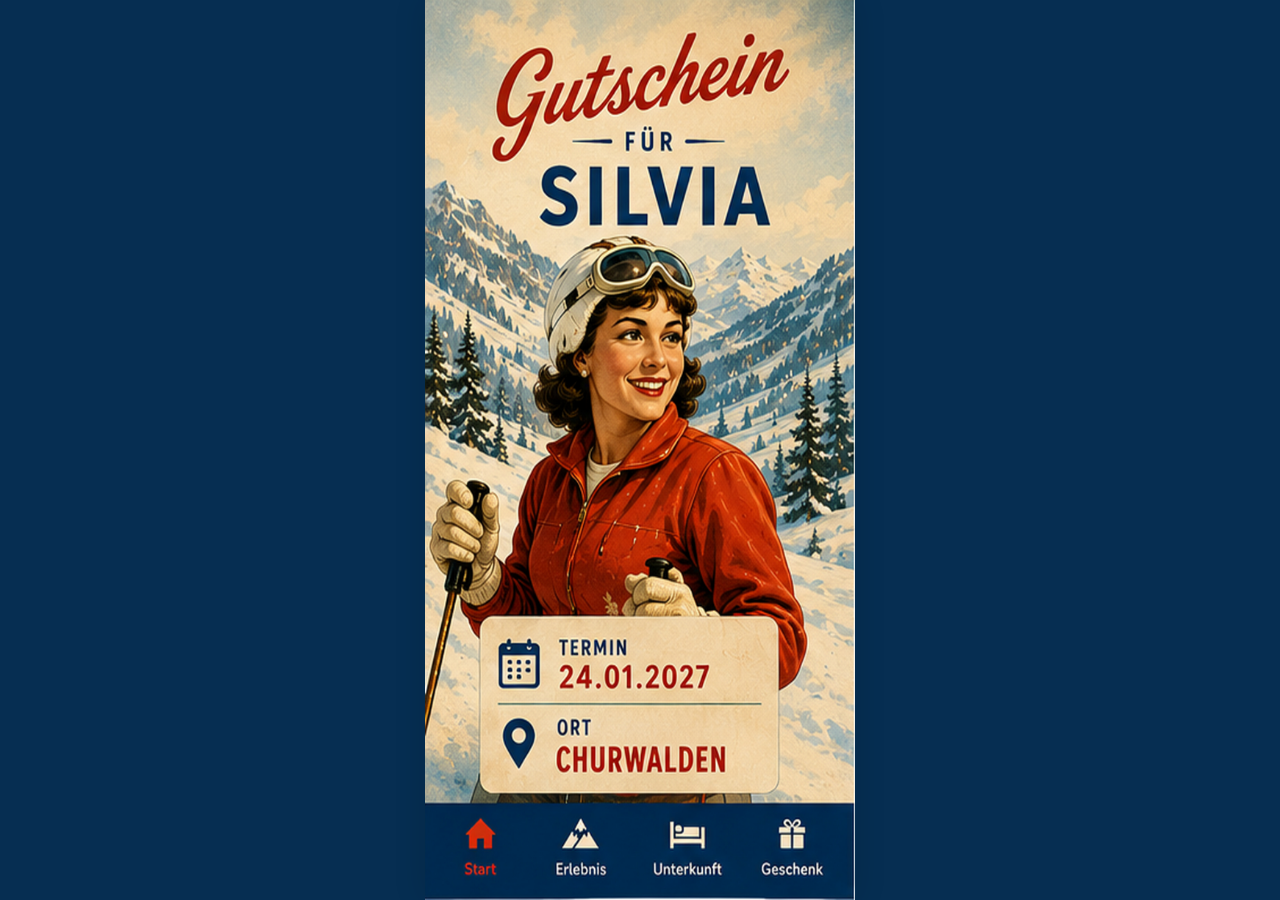
<file: index.html>
<!doctype html>
<html lang="de">
<head>
<meta charset="utf-8">
<meta name="viewport" content="width=device-width,initial-scale=1,viewport-fit=cover,user-scalable=no">
<meta name="theme-color" content="#063d66">
<meta name="apple-mobile-web-app-capable" content="yes">
<meta name="apple-mobile-web-app-status-bar-style" content="black-translucent">
<meta name="apple-mobile-web-app-title" content="Silvias Ski-Gutschein">
<link rel="manifest" href="manifest.webmanifest">
<link rel="apple-touch-icon" href="icons/apple-touch-icon.png">
<title>Ski-Gutschein für Silvia</title>
<style>
*{box-sizing:border-box}html,body{margin:0;width:100%;height:100%;height:100dvh;min-height:100dvh;overflow:hidden;background:#062e52;font-family:-apple-system,BlinkMacSystemFont,"Segoe UI",sans-serif;-webkit-user-select:none;user-select:none;-webkit-touch-callout:none}body{position:fixed;inset:0;overscroll-behavior:none}.app{position:fixed;left:0;top:0;width:100%;height:100vh;height:100dvh;background:#062e52;overflow:hidden}.page{position:absolute;left:0;top:0;width:100%;height:100vh;height:100dvh;display:none;background:#062e52;overflow:hidden}.page.active{display:block}.page img{position:absolute;inset:0;display:block;width:100%;height:100%;min-height:100%;object-fit:fill}.tabs{position:fixed;left:0;right:0;bottom:0;height:calc(13.5dvh + env(safe-area-inset-bottom,0px));padding-bottom:env(safe-area-inset-bottom,0px);z-index:5;display:grid;grid-template-columns:repeat(4,1fr)}.tabs button{border:0;background:transparent;padding:0;margin:0;cursor:pointer;-webkit-tap-highlight-color:transparent}.sr{position:absolute;width:1px;height:1px;padding:0;margin:-1px;overflow:hidden;clip:rect(0,0,0,0);white-space:nowrap;border:0}
@media (min-width:700px){.app{max-width:430px;left:50%;transform:translateX(-50%);box-shadow:0 0 30px #0002}.tabs{max-width:430px;left:50%;transform:translateX(-50%)}}
</style>
</head>
<body>
<main class="app" id="app">
<section class="page active" data-page="0"><img src="images/start.jpg" alt="Gutschein für Silvia, 24.01.2027 in Churwalden"></section>
<section class="page" data-page="1"><img src="images/erlebnis.jpg" alt="Dein Ski-Erlebnis"></section>
<section class="page" data-page="2"><img src="images/unterkunft.jpg" alt="Hotel Krone Churwalden, Hauptstraße 155, 7075 Churwalden, Schweiz"></section>
<section class="page" data-page="3"><img src="images/geschenk.jpg" alt="Ein Geschenk für Silvia"></section>
</main>
<nav class="tabs" aria-label="Navigation">
<button data-go="0" aria-label="Start"><span class="sr">Start</span></button><button data-go="1" aria-label="Erlebnis"><span class="sr">Erlebnis</span></button><button data-go="2" aria-label="Unterkunft"><span class="sr">Unterkunft</span></button><button data-go="3" aria-label="Geschenk"><span class="sr">Geschenk</span></button>
</nav>
<script>
const pages=[...document.querySelectorAll('.page')];function go(i){pages.forEach((p,n)=>p.classList.toggle('active',n===i));history.replaceState(null,'','#'+(i+1))}document.querySelectorAll('[data-go]').forEach(b=>b.addEventListener('click',()=>go(+b.dataset.go)));let i=Math.max(0,Math.min(3,(parseInt(location.hash.slice(1))||1)-1));go(i);if('serviceWorker'in navigator)addEventListener('load',()=>navigator.serviceWorker.register('./service-worker.js'));
</script>
</body></html>
</file>
